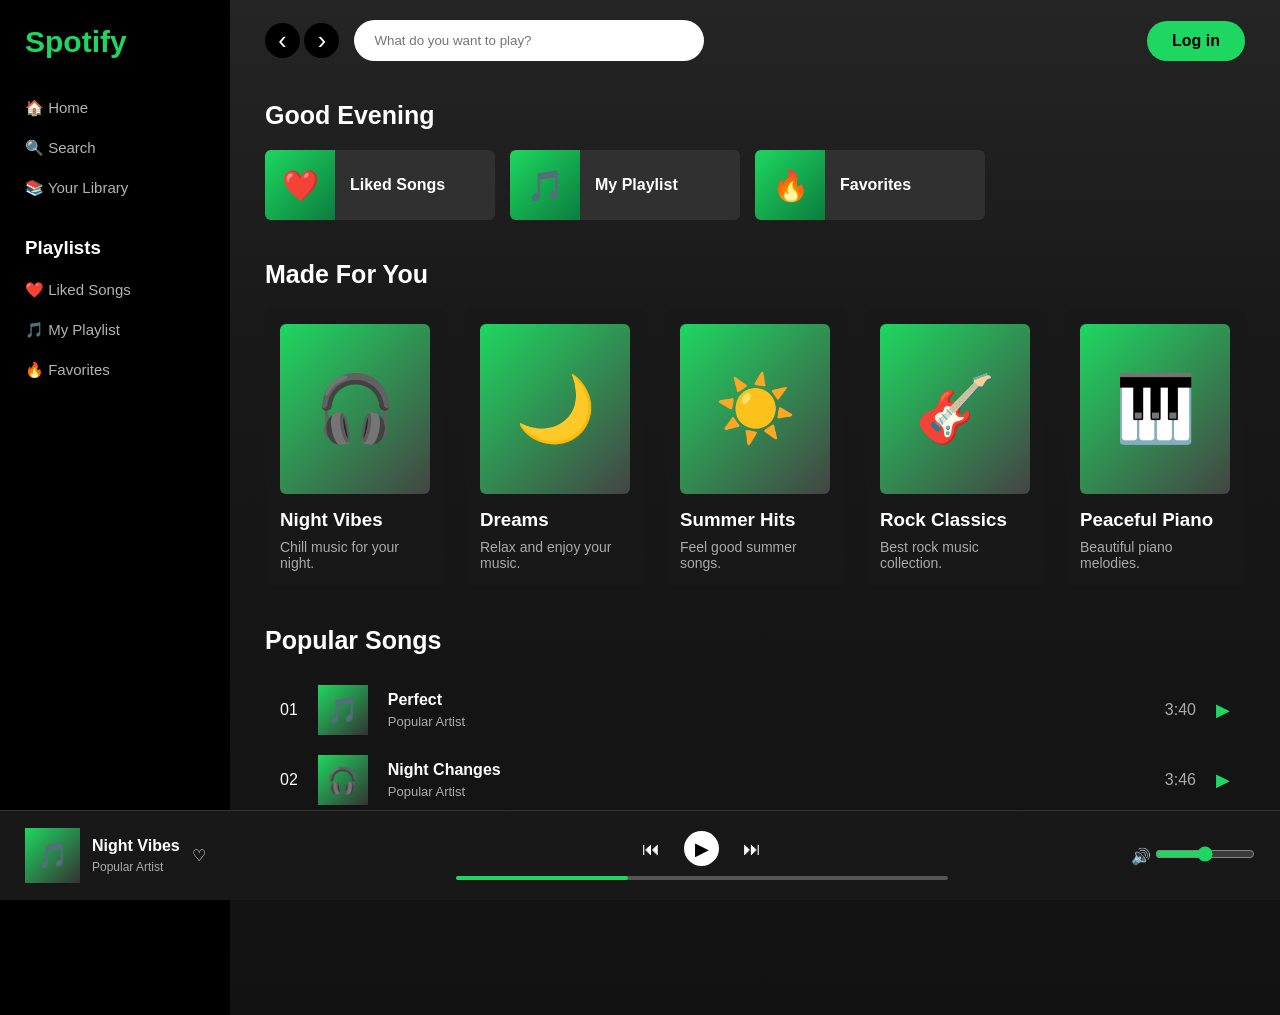
<file: index.html>
<link rel="stylesheet" href="style.css">
<!DOCTYPE html>
<html lang="en">

<head>
    <meta charset="UTF-8">
    <meta name="viewport" content="width=device-width, initial-scale=1.0">
    <title>Spotify Clone</title>

    <link rel="stylesheet" href="style.css">
</head>

<body>

    <!-- Sidebar -->
    <div class="sidebar">

        <h1>Spotify</h1>

        <div class="menu">
            <p>🏠 Home</p>
            <p>🔍 Search</p>
            <p>📚 Your Library</p>
        </div>

        <div class="playlist">
            <h3>Playlists</h3>

            <p>❤️ Liked Songs</p>
            <p>🎵 My Playlist</p>
            <p>🔥 Favorites</p>
        </div>

    </div>


    <!-- Main Content -->
    <div class="main">

        <!-- Top Bar -->
        <div class="topbar">

            <div class="arrows">
                <button>‹</button>
                <button>›</button>
            </div>

            <input type="text" placeholder="What do you want to play?">

            <!-- Login Page Link -->
            <a href="login.html" class="login">Log in</a>

        </div>


        <!-- Home -->
        <h2>Good Evening</h2>

        <div class="quick">

            <div class="quick-card">
                <div class="quick-img">❤️</div>
                <b>Liked Songs</b>
            </div>

            <div class="quick-card">
                <div class="quick-img">🎵</div>
                <b>My Playlist</b>
            </div>

            <div class="quick-card">
                <div class="quick-img">🔥</div>
                <b>Favorites</b>
            </div>

        </div>


        <!-- Made For You -->
        <h2>Made For You</h2>

        <div class="cards">

            <div class="card">
                <div class="album">🎧</div>
                <h3>Night Vibes</h3>
                <p>Chill music for your night.</p>
            </div>

            <div class="card">
                <div class="album">🌙</div>
                <h3>Dreams</h3>
                <p>Relax and enjoy your music.</p>
            </div>

            <div class="card">
                <div class="album">☀️</div>
                <h3>Summer Hits</h3>
                <p>Feel good summer songs.</p>
            </div>

            <div class="card">
                <div class="album">🎸</div>
                <h3>Rock Classics</h3>
                <p>Best rock music collection.</p>
            </div>

            <div class="card">
                <div class="album">🎹</div>
                <h3>Peaceful Piano</h3>
                <p>Beautiful piano melodies.</p>
            </div>

        </div>


        <!-- Popular Songs -->
        <h2>Popular Songs</h2>

        <div class="song-list">

            <div class="song">

                <span>01</span>

                <div class="song-img">🎵</div>

                <div class="song-info">
                    <b>Perfect</b>
                    <p>Popular Artist</p>
                </div>

                <span class="time">3:40</span>

                <span class="play">▶</span>

            </div>


            <div class="song">

                <span>02</span>

                <div class="song-img">🎧</div>

                <div class="song-info">
                    <b>Night Changes</b>
                    <p>Popular Artist</p>
                </div>

                <span class="time">3:46</span>

                <span class="play">▶</span>

            </div>


            <div class="song">

                <span>03</span>

                <div class="song-img">🎶</div>

                <div class="song-info">
                    <b>Memories</b>
                    <p>Popular Artist</p>
                </div>

                <span class="time">3:33</span>

                <span class="play">▶</span>

            </div>

        </div>

    </div>


    <!-- Bottom Player -->
    <div class="player">

        <div class="current-song">

            <div class="small-img">🎵</div>

            <div>
                <b>Night Vibes</b>
                <p>Popular Artist</p>
            </div>

            <span>♡</span>

        </div>


        <div class="controls">

            <div>

                <button>⏮</button>

                <button class="play-btn">▶</button>

                <button>⏭</button>

            </div>

            <div class="progress">
                <span></span>
            </div>

        </div>


        <div class="volume">

            🔊

            <input type="range">

        </div>

    </div>

</body>

</html>
</file>
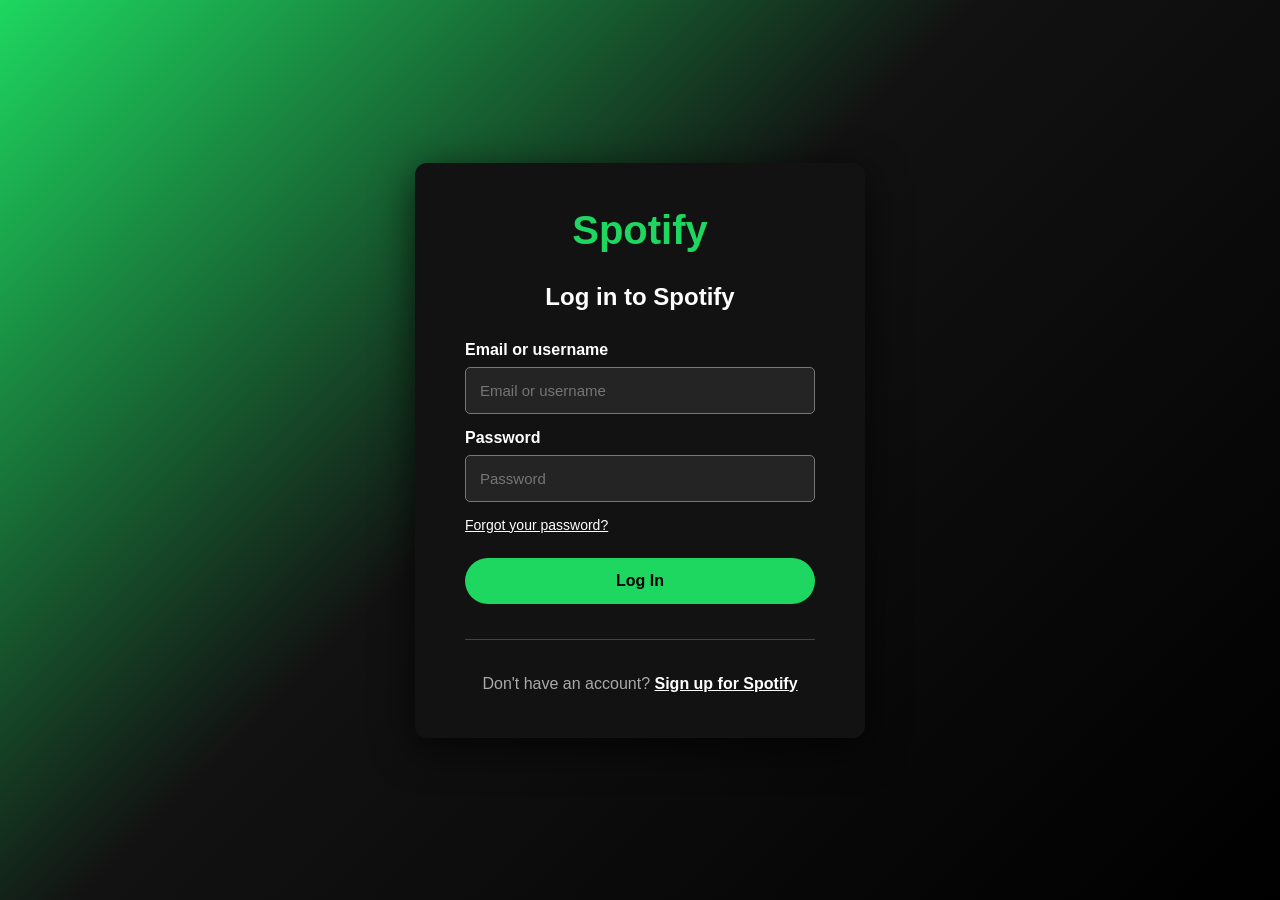
<file: login.html>
<link rel="stylesheet" href="style.css">
<!DOCTYPE html>
<html lang="en">
<head>
    <meta charset="UTF-8">
    <meta name="viewport" content="width=device-width, initial-scale=1.0">
    <title>Login - Spotify</title>
    <link rel="stylesheet" href="style.css">
</head>

<body class="login-page">

    <div class="login-box">

        <h1>Spotify</h1>

        <h2>Log in to Spotify</h2>

        <label>Email or username</label>
        <input type="text" placeholder="Email or username">

        <label>Password</label>
        <input type="password" placeholder="Password">

        <a href="#" class="forgot">Forgot your password?</a>

        <!-- Goes to Spotify home -->
        <a href="index.html" class="login-button">
            Log In
        </a>

        <div class="line"></div>

        <p class="signup">
            Don't have an account?
            <a href="#">Sign up for Spotify</a>
        </p>

    </div>

</body>
</html>
</file>
<file: style.css>
* {
    margin: 0;
    padding: 0;
    box-sizing: border-box;
}

body {
    background: #000;
    color: white;
    font-family: Arial, sans-serif;
}

/* ================= SIDEBAR ================= */

.sidebar {
    position: fixed;
    left: 0;
    top: 0;
    width: 230px;
    height: 100vh;
    background: #000;
    padding: 25px;
}

.sidebar h1 {
    color: #1ed760;
    font-size: 30px;
    margin-bottom: 40px;
}

.menu p,
.playlist p {
    color: #b3b3b3;
    margin: 22px 0;
    cursor: pointer;
    font-size: 15px;
}

.menu p:hover,
.playlist p:hover {
    color: #1ed760;
}

.playlist {
    margin-top: 40px;
}

.playlist h3 {
    color: white;
}


/* ================= MAIN ================= */

.main {
    margin-left: 230px;
    padding: 20px 35px 130px;
    min-height: 100vh;
    background: linear-gradient(
        180deg,
        #252525 0%,
        #181818 35%,
        #121212 100%
    );
}


/* ================= TOP BAR ================= */

.topbar {
    display: flex;
    align-items: center;
    gap: 15px;
    margin-bottom: 40px;
}

.arrows button {
    background: #000;
    color: white;
    border: none;
    border-radius: 50%;
    width: 35px;
    height: 35px;
    font-size: 25px;
    cursor: pointer;
}

.arrows button:hover {
    background: #333;
}

.topbar input {
    width: 350px;
    padding: 13px 20px;
    border-radius: 25px;
    border: none;
    outline: none;
    background: white;
    color: black;
}

.login {
    margin-left: auto;
    background: #1ed760;
    color: black;
    padding: 11px 25px;
    border-radius: 25px;
    text-decoration: none;
    font-weight: bold;
}

.login:hover {
    background: #1fdf64;
    transform: scale(1.03);
}


/* ================= HEADINGS ================= */

.main h2 {
    font-size: 25px;
    margin-top: 25px;
}


/* ================= QUICK CARDS ================= */

.quick {
    display: flex;
    gap: 15px;
    margin: 20px 0 40px;
}

.quick-card {
    width: 230px;
    height: 70px;
    background: #303030;
    display: flex;
    align-items: center;
    gap: 15px;
    border-radius: 6px;
    overflow: hidden;
    cursor: pointer;
}

.quick-card:hover {
    background: #404040;
}

.quick-img {
    height: 70px;
    width: 70px;
    background: linear-gradient(
        135deg,
        #1ed760,
        #0b7d3e
    );
    display: flex;
    align-items: center;
    justify-content: center;
    font-size: 30px;
}


/* ================= ALBUM CARDS ================= */

.cards {
    display: grid;
    grid-template-columns: repeat(
        auto-fit,
        minmax(160px, 1fr)
    );
    gap: 20px;
    margin: 20px 0 40px;
}

.card {
    background: #181818;
    padding: 15px;
    border-radius: 8px;
    cursor: pointer;
    transition: 0.3s;
}

.card:hover {
    background: #282828;
    transform: translateY(-5px);
}

.album {
    height: 170px;
    background: linear-gradient(
        135deg,
        #1ed760,
        #444
    );
    border-radius: 6px;

    display: flex;
    align-items: center;
    justify-content: center;

    font-size: 65px;
    margin-bottom: 15px;
}

.card h3 {
    margin-bottom: 8px;
}

.card p {
    color: #aaa;
    font-size: 14px;
}


/* ================= SONG LIST ================= */

.song-list {
    margin-top: 20px;
}

.song {
    height: 70px;
    display: flex;
    align-items: center;
    gap: 20px;
    padding: 8px 15px;
    border-radius: 5px;
    cursor: pointer;
}

.song:hover {
    background: #292929;
}

.song-img {
    width: 50px;
    height: 50px;

    background: linear-gradient(
        135deg,
        #1ed760,
        #333
    );

    display: flex;
    justify-content: center;
    align-items: center;

    font-size: 25px;
}

.song-info {
    flex: 1;
}

.song-info p {
    color: #aaa;
    font-size: 13px;
    margin-top: 5px;
}

.time {
    color: #aaa;
}

.play {
    color: #1ed760;
    cursor: pointer;
    font-size: 18px;
}


/* ================= BOTTOM PLAYER ================= */

.player {
    position: fixed;
    bottom: 0;
    left: 0;
    width: 100%;
    height: 90px;

    background: #181818;
    border-top: 1px solid #333;

    display: flex;
    align-items: center;
    justify-content: space-between;

    padding: 10px 25px;
}


/* CURRENT SONG */

.current-song {
    display: flex;
    align-items: center;
    gap: 12px;
    width: 30%;
}

.small-img {
    width: 55px;
    height: 55px;

    background: linear-gradient(
        135deg,
        #1ed760,
        #333
    );

    display: flex;
    justify-content: center;
    align-items: center;

    font-size: 25px;
}

.current-song p {
    color: #aaa;
    font-size: 12px;
    margin-top: 5px;
}


/* PLAYER CONTROLS */

.controls {
    width: 40%;
    text-align: center;
}

.controls button {
    background: none;
    border: none;
    color: white;
    font-size: 18px;
    margin: 0 10px;
    cursor: pointer;
}

.controls button:hover {
    color: #1ed760;
}

.play-btn {
    background: white !important;
    color: black !important;

    border-radius: 50%;

    width: 35px;
    height: 35px;
}

.play-btn:hover {
    transform: scale(1.1);
    color: black !important;
}


/* PROGRESS */

.progress {
    width: 100%;
    height: 4px;
    background: #555;
    margin-top: 10px;
    border-radius: 5px;
}

.progress span {
    display: block;
    width: 35%;
    height: 100%;
    background: #1ed760;
    border-radius: 5px;
}


/* VOLUME */

.volume {
    width: 20%;
    text-align: right;
}

.volume input {
    width: 100px;
    accent-color: #1ed760;
}


/* ================= LOGIN PAGE ================= */

.login-page {
    min-height: 100vh;

    background: linear-gradient(
        135deg,
        #1ed760,
        #121212 45%,
        #000
    );

    display: flex;
    justify-content: center;
    align-items: center;
}

.login-box {
    width: 450px;
    background: #121212;
    padding: 45px 50px;
    border-radius: 12px;

    box-shadow:
        0 10px 40px rgba(0, 0, 0, 0.7);

    text-align: center;
}

.login-box h1 {
    color: #1ed760;
    font-size: 40px;
    margin-bottom: 30px;
}

.login-box h2 {
    margin-bottom: 30px;
}

.login-box label {
    display: block;
    text-align: left;
    margin: 15px 0 8px;
    font-weight: bold;
}

.login-box input {
    width: 100%;
    padding: 14px;

    background: #242424;
    color: white;

    border: 1px solid #777;
    border-radius: 5px;

    outline: none;
    font-size: 15px;
}

.login-box input:focus {
    border: 2px solid #1ed760;
}

.forgot {
    display: block;
    text-align: left;

    color: white;
    margin: 15px 0 25px;

    font-size: 14px;
}

.forgot:hover {
    color: #1ed760;
}

.login-button {
    display: block;
    width: 100%;

    background: #1ed760;
    color: black;

    padding: 14px;

    border-radius: 25px;

    text-decoration: none;
    font-weight: bold;

    margin-top: 10px;
}

.login-button:hover {
    background: #1fdf64;
    transform: scale(1.02);
}

.line {
    height: 1px;
    background: #444;
    margin: 35px 0;
}

.signup {
    color: #aaa;
}

.signup a {
    color: white;
    font-weight: bold;
}

.signup a:hover {
    color: #1ed760;
}


/* ================= MOBILE ================= */

@media (max-width: 800px) {

    .sidebar {
        display: none;
    }

    .main {
        margin-left: 0;
        padding: 20px 15px 130px;
    }

    .quick {
        flex-direction: column;
    }

    .quick-card {
        width: 100%;
    }

    .topbar input {
        width: 200px;
    }

    .volume {
        display: none;
    }

    .controls {
        width: 55%;
    }

    .current-song {
        width: 40%;
    }

    .login-box {
        width: 90%;
        padding: 35px 25px;
    }
}
</file>
